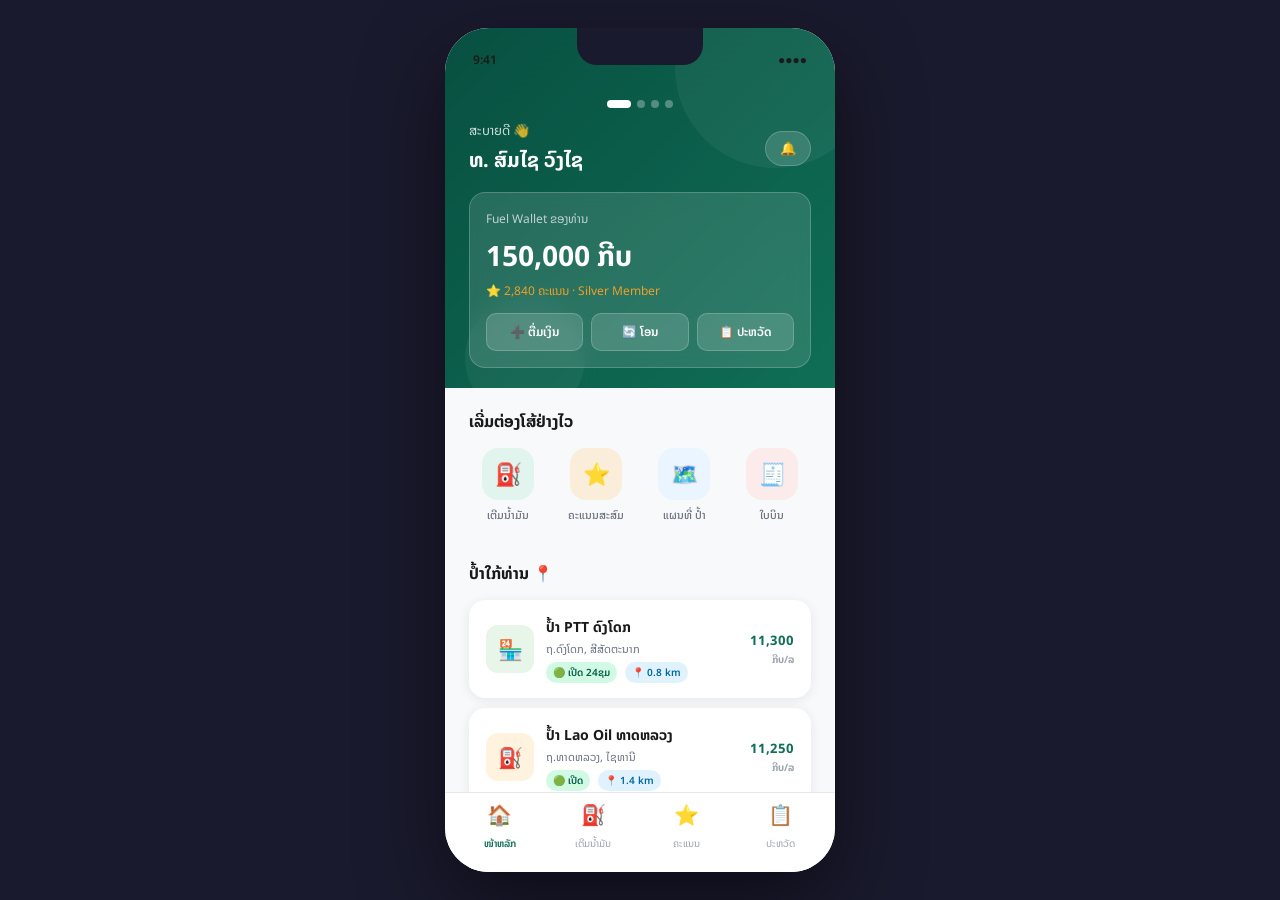
<file: index.html>
<!DOCTYPE html>
<html lang="lo">
<head>
<meta charset="UTF-8">
<meta name="viewport" content="width=device-width, initial-scale=1.0">
<title>Smart Fuel – Customer App</title>
<link href="https://fonts.googleapis.com/css2?family=Noto+Sans+Lao:wght@300;400;500;600;700&family=Space+Grotesk:wght@300;400;500;600;700&display=swap" rel="stylesheet">
<style>
  :root {
    --primary: #0F6E56;
    --primary-light: #1D9E75;
    --primary-pale: #E1F5EE;
    --primary-dark: #085041;
    --accent: #EF9F27;
    --accent-pale: #FAEEDA;
    --danger: #E24B4A;
    --danger-pale: #FCEBEB;
    --text: #1a1a1a;
    --text-muted: #6b7280;
    --text-light: #9ca3af;
    --bg: #f8f9fa;
    --bg-card: #ffffff;
    --border: #e5e7eb;
    --radius: 16px;
    --radius-sm: 10px;
    --shadow: 0 2px 12px rgba(0,0,0,0.08);
    --shadow-lg: 0 8px 32px rgba(0,0,0,0.12);
  }
  * { margin: 0; padding: 0; box-sizing: border-box; }
  body {
    font-family: 'Noto Sans Lao', 'Space Grotesk', sans-serif;
    background: #1a1a2e;
    display: flex; justify-content: center; align-items: center;
    min-height: 100vh; padding: 20px;
  }
  .phone-frame {
    width: 390px;
    height: 844px;
    background: var(--bg);
    border-radius: 44px;
    overflow: hidden;
    position: relative;
    box-shadow: 0 30px 80px rgba(0,0,0,0.5), inset 0 0 0 1px rgba(255,255,255,0.1);
  }
  .notch {
    position: absolute; top: 0; left: 50%; transform: translateX(-50%);
    width: 126px; height: 37px;
    background: #1a1a2e; border-radius: 0 0 20px 20px; z-index: 100;
  }
  .status-bar {
    position: absolute; top: 0; left: 0; right: 0;
    height: 50px; padding: 14px 28px 0;
    display: flex; justify-content: space-between; align-items: center;
    font-size: 12px; font-weight: 600; color: var(--text); z-index: 99;
    background: transparent;
  }
  .screen { display: none; height: 100%; overflow-y: auto; overflow-x: hidden; }
  .screen.active { display: flex; flex-direction: column; }
  .content { flex: 1; overflow-y: auto; padding-bottom: 80px; }
  .content::-webkit-scrollbar { display: none; }

  /* Header */
  .app-header {
    padding: 56px 24px 20px;
    background: linear-gradient(135deg, var(--primary-dark) 0%, var(--primary) 100%);
    position: relative; overflow: hidden;
  }
  .app-header::before {
    content: ''; position: absolute;
    width: 200px; height: 200px; border-radius: 50%;
    background: rgba(255,255,255,0.05); top: -60px; right: -40px;
  }
  .app-header::after {
    content: ''; position: absolute;
    width: 120px; height: 120px; border-radius: 50%;
    background: rgba(255,255,255,0.05); bottom: -30px; left: 20px;
  }
  .header-row { display: flex; justify-content: space-between; align-items: center; }
  .greeting { color: rgba(255,255,255,0.8); font-size: 13px; }
  .user-name { color: white; font-size: 20px; font-weight: 700; margin-top: 2px; }
  .wallet-badge {
    background: rgba(255,255,255,0.15); backdrop-filter: blur(10px);
    border: 1px solid rgba(255,255,255,0.2); border-radius: 24px;
    padding: 6px 14px; color: white; font-size: 13px; font-weight: 600;
  }
  .fuel-wallet-card {
    background: rgba(255,255,255,0.12); backdrop-filter: blur(10px);
    border: 1px solid rgba(255,255,255,0.2);
    border-radius: var(--radius); padding: 16px; margin-top: 16px; position: relative; z-index: 1;
  }
  .wallet-label { color: rgba(255,255,255,0.7); font-size: 12px; }
  .wallet-amount { color: white; font-size: 28px; font-weight: 700; margin: 4px 0 2px; }
  .wallet-points { color: var(--accent); font-size: 12px; }
  .wallet-actions { display: flex; gap: 8px; margin-top: 12px; }
  .wallet-btn {
    flex: 1; padding: 8px; background: rgba(255,255,255,0.15); border: 1px solid rgba(255,255,255,0.2);
    border-radius: 10px; color: white; font-size: 12px; font-weight: 600;
    cursor: pointer; text-align: center; font-family: inherit;
  }
  .wallet-btn:active { background: rgba(255,255,255,0.25); }

  /* Quick Actions */
  .section { padding: 20px 24px 0; }
  .section-title { font-size: 16px; font-weight: 700; color: var(--text); margin-bottom: 14px; }
  .quick-actions { display: grid; grid-template-columns: repeat(4,1fr); gap: 10px; }
  .qa-item { text-align: center; cursor: pointer; }
  .qa-icon {
    width: 52px; height: 52px; border-radius: 16px;
    display: flex; align-items: center; justify-content: center;
    margin: 0 auto 6px; font-size: 22px;
    transition: transform 0.15s;
  }
  .qa-item:active .qa-icon { transform: scale(0.92); }
  .qa-icon.green { background: var(--primary-pale); }
  .qa-icon.amber { background: var(--accent-pale); }
  .qa-icon.blue { background: #EBF5FF; }
  .qa-icon.red { background: var(--danger-pale); }
  .qa-label { font-size: 11px; color: var(--text-muted); font-weight: 500; }

  /* Nearby Stations */
  .station-card {
    background: var(--bg-card); border-radius: var(--radius); padding: 14px 16px;
    display: flex; align-items: center; gap: 12px; margin-bottom: 10px;
    box-shadow: var(--shadow); cursor: pointer; transition: transform 0.15s;
    border: 1.5px solid transparent;
  }
  .station-card:active { transform: scale(0.98); }
  .station-card.selected { border-color: var(--primary); background: var(--primary-pale); }
  .station-logo {
    width: 48px; height: 48px; border-radius: 12px;
    display: flex; align-items: center; justify-content: center;
    font-size: 20px; flex-shrink: 0;
  }
  .station-info { flex: 1; }
  .station-name { font-size: 14px; font-weight: 700; color: var(--text); }
  .station-addr { font-size: 11px; color: var(--text-muted); margin-top: 2px; }
  .station-meta { display: flex; gap: 8px; margin-top: 4px; }
  .station-tag {
    font-size: 10px; padding: 2px 7px; border-radius: 20px; font-weight: 600;
  }
  .tag-open { background: #d1fae5; color: #065f46; }
  .tag-dist { background: #e0f2fe; color: #0369a1; }
  .station-price { font-size: 13px; font-weight: 700; color: var(--primary); text-align: right; }
  .station-price span { font-size: 10px; color: var(--text-light); display: block; }

  /* Bottom Nav */
  .bottom-nav {
    position: absolute; bottom: 0; left: 0; right: 0;
    height: 80px; background: white;
    border-top: 1px solid var(--border);
    display: flex; align-items: center; justify-content: space-around;
    padding: 0 8px 16px;
  }
  .nav-item {
    flex: 1; display: flex; flex-direction: column; align-items: center;
    gap: 4px; cursor: pointer; padding: 8px 4px;
  }
  .nav-icon { font-size: 20px; }
  .nav-label { font-size: 10px; color: var(--text-light); }
  .nav-item.active .nav-icon { color: var(--primary); }
  .nav-item.active .nav-label { color: var(--primary); font-weight: 600; }

  /* Fuel Type Selector */
  .fuel-types { display: grid; grid-template-columns: 1fr 1fr; gap: 10px; }
  .fuel-type-card {
    background: var(--bg-card); border: 2px solid var(--border);
    border-radius: var(--radius-sm); padding: 14px; cursor: pointer;
    transition: all 0.2s; text-align: center;
  }
  .fuel-type-card.selected { border-color: var(--primary); background: var(--primary-pale); }
  .fuel-type-card:active { transform: scale(0.96); }
  .fuel-emoji { font-size: 28px; margin-bottom: 6px; }
  .fuel-name { font-size: 13px; font-weight: 700; color: var(--text); }
  .fuel-price { font-size: 12px; color: var(--text-muted); margin-top: 2px; }
  .fuel-grade { font-size: 10px; font-weight: 600; padding: 2px 8px; border-radius: 20px; margin: 4px auto 0; display: inline-block; }
  .grade-91 { background: #fef3c7; color: #92400e; }
  .grade-95 { background: #fee2e2; color: #991b1b; }
  .grade-diesel { background: #e0f2fe; color: #1e40af; }
  .grade-e20 { background: #d1fae5; color: #065f46; }

  /* Amount Selector */
  .amount-tabs { display: flex; gap: 6px; margin-bottom: 16px; }
  .amount-tab {
    flex: 1; padding: 8px; text-align: center; border-radius: 10px;
    border: 1.5px solid var(--border); cursor: pointer; font-size: 12px; font-weight: 600;
    color: var(--text-muted); background: var(--bg-card);
  }
  .amount-tab.active { border-color: var(--primary); background: var(--primary-pale); color: var(--primary); }
  .amount-input-wrap { position: relative; }
  .amount-input-wrap span {
    position: absolute; left: 16px; top: 50%; transform: translateY(-50%);
    font-size: 20px; font-weight: 700; color: var(--text-muted);
  }
  .amount-input {
    width: 100%; padding: 16px 16px 16px 40px; font-size: 24px; font-weight: 700;
    border: 2px solid var(--border); border-radius: var(--radius-sm);
    font-family: inherit; color: var(--text); background: var(--bg-card);
    outline: none;
  }
  .amount-input:focus { border-color: var(--primary); }
  .preset-amounts { display: grid; grid-template-columns: repeat(3,1fr); gap: 8px; margin-top: 12px; }
  .preset-btn {
    padding: 10px; text-align: center; border-radius: var(--radius-sm);
    border: 1.5px solid var(--border); cursor: pointer; font-size: 13px; font-weight: 600;
    color: var(--text); background: var(--bg-card); font-family: inherit;
  }
  .preset-btn:active { background: var(--primary-pale); border-color: var(--primary); color: var(--primary); }
  .calc-result {
    background: var(--primary-pale); border-radius: var(--radius-sm);
    padding: 12px 16px; margin-top: 12px; display: flex; justify-content: space-between; align-items: center;
  }
  .calc-label { font-size: 13px; color: var(--primary); }
  .calc-value { font-size: 18px; font-weight: 700; color: var(--primary); }

  /* Payment Screen */
  .payment-methods { display: flex; flex-direction: column; gap: 10px; }
  .pay-method {
    background: var(--bg-card); border: 2px solid var(--border);
    border-radius: var(--radius-sm); padding: 14px 16px;
    display: flex; align-items: center; gap: 12px; cursor: pointer;
    transition: all 0.2s;
  }
  .pay-method.selected { border-color: var(--primary); background: var(--primary-pale); }
  .pay-icon { font-size: 24px; }
  .pay-name { font-size: 14px; font-weight: 600; color: var(--text); }
  .pay-sub { font-size: 11px; color: var(--text-muted); margin-top: 1px; }
  .pay-badge { margin-left: auto; font-size: 10px; padding: 2px 8px; border-radius: 20px; font-weight: 600; }
  .badge-rec { background: var(--primary-pale); color: var(--primary); }

  /* Order Summary */
  .summary-row { display: flex; justify-content: space-between; padding: 8px 0; border-bottom: 1px solid var(--border); }
  .summary-row:last-child { border-bottom: none; }
  .summary-label { font-size: 13px; color: var(--text-muted); }
  .summary-value { font-size: 13px; font-weight: 600; color: var(--text); }
  .summary-total { font-size: 16px !important; color: var(--primary) !important; }

  /* QR Screen */
  .qr-container {
    background: var(--bg-card); border-radius: var(--radius);
    padding: 24px; margin: 16px 24px; text-align: center;
    box-shadow: var(--shadow-lg);
  }
  .qr-code {
    width: 180px; height: 180px; margin: 0 auto 16px;
    border: 3px solid var(--primary-dark); border-radius: 12px;
    display: flex; align-items: center; justify-content: center;
    background: white; overflow: hidden;
  }
  .qr-code svg { width: 100%; height: 100%; }
  .bill-number {
    font-size: 40px; font-weight: 900; color: var(--primary);
    letter-spacing: 10px; margin: 12px 0 4px;
    font-variant-numeric: tabular-nums;
  }
  .bill-label { font-size: 12px; color: var(--text-muted); }
  .bill-detail { font-size: 13px; color: var(--text); margin-top: 8px; }
  .status-badge-success {
    display: inline-flex; align-items: center; gap: 6px;
    background: #d1fae5; color: #065f46;
    padding: 6px 16px; border-radius: 20px; font-size: 13px; font-weight: 600; margin-top: 12px;
  }
  .timer-badge {
    background: var(--accent-pale); color: #92400e;
    padding: 8px 16px; border-radius: 10px; font-size: 12px; margin-top: 8px;
    display: flex; align-items: center; gap: 6px; justify-content: center;
  }

  /* Big Button */
  .big-btn {
    width: calc(100% - 48px); margin: 0 24px; padding: 16px;
    background: linear-gradient(135deg, var(--primary-light), var(--primary-dark));
    color: white; border: none; border-radius: var(--radius-sm);
    font-size: 16px; font-weight: 700; font-family: inherit;
    cursor: pointer; transition: transform 0.15s; box-shadow: 0 4px 16px rgba(15,110,86,0.4);
  }
  .big-btn:active { transform: scale(0.97); }
  .big-btn.disabled { opacity: 0.4; cursor: not-allowed; }
  .big-btn.secondary {
    background: white; color: var(--primary);
    border: 2px solid var(--primary); box-shadow: none;
  }

  /* Progress Steps */
  .progress-bar {
    display: flex; justify-content: center; gap: 6px;
    padding: 16px 0 0; position: relative; z-index: 1;
  }
  .step-dot {
    width: 8px; height: 8px; border-radius: 50%;
    background: rgba(255,255,255,0.3); transition: all 0.3s;
  }
  .step-dot.active { background: white; width: 24px; border-radius: 4px; }
  .step-dot.done { background: rgba(255,255,255,0.7); }

  /* Back btn */
  .back-btn {
    position: absolute; top: 56px; left: 20px; z-index: 10;
    width: 36px; height: 36px; border-radius: 50%;
    background: rgba(255,255,255,0.2); border: none;
    display: flex; align-items: center; justify-content: center;
    cursor: pointer; font-size: 18px; color: white;
  }
  .back-btn-dark {
    position: absolute; top: 56px; left: 20px; z-index: 10;
    width: 36px; height: 36px; border-radius: 50%;
    background: var(--bg); border: 1px solid var(--border);
    display: flex; align-items: center; justify-content: center;
    cursor: pointer; font-size: 18px; color: var(--text);
  }

  /* Notification Toast */
  .toast {
    position: absolute; top: 60px; left: 16px; right: 16px; z-index: 200;
    background: var(--primary-dark); color: white; border-radius: 12px; padding: 12px 16px;
    display: flex; align-items: center; gap: 10px; font-size: 13px;
    transform: translateY(-100px); opacity: 0; transition: all 0.4s;
    box-shadow: var(--shadow-lg);
  }
  .toast.show { transform: translateY(0); opacity: 1; }
  .toast-icon { font-size: 20px; }

  /* Loyalty */
  .loyalty-card {
    background: linear-gradient(135deg, #1a1a2e, #16213e, #0F6E56);
    border-radius: var(--radius); padding: 20px; margin: 16px 24px;
    color: white; position: relative; overflow: hidden;
  }
  .loyalty-card::before {
    content: ''; position: absolute; width: 150px; height: 150px; border-radius: 50%;
    background: rgba(255,255,255,0.05); top: -50px; right: -30px;
  }
  .loyalty-tier { font-size: 11px; color: var(--accent); font-weight: 600; letter-spacing: 1px; }
  .loyalty-points { font-size: 36px; font-weight: 900; margin: 4px 0; }
  .loyalty-sub { font-size: 12px; color: rgba(255,255,255,0.6); }
  .loyalty-bar-wrap { margin-top: 14px; }
  .loyalty-bar-bg { background: rgba(255,255,255,0.15); border-radius: 4px; height: 6px; }
  .loyalty-bar-fill { background: var(--accent); border-radius: 4px; height: 6px; transition: width 0.8s; }
  .loyalty-next { display: flex; justify-content: space-between; margin-top: 4px; font-size: 10px; color: rgba(255,255,255,0.6); }

  /* History */
  .history-item {
    background: var(--bg-card); border-radius: var(--radius-sm); padding: 12px 14px;
    display: flex; align-items: center; gap: 12px; margin-bottom: 8px;
    box-shadow: var(--shadow);
  }
  .history-icon { font-size: 24px; width: 44px; height: 44px; border-radius: 12px; background: var(--primary-pale); display: flex; align-items: center; justify-content: center; }
  .history-name { font-size: 13px; font-weight: 600; color: var(--text); }
  .history-date { font-size: 11px; color: var(--text-muted); margin-top: 2px; }
  .history-amount { margin-left: auto; text-align: right; }
  .history-kip { font-size: 14px; font-weight: 700; color: var(--text); }
  .history-pts { font-size: 11px; color: var(--primary); margin-top: 2px; }
</style>
</head>
<body>

<div class="phone-frame">
  <div class="notch"></div>

  <div class="toast" id="toast">
    <span class="toast-icon">✅</span>
    <span id="toast-msg">ການດຳເນີນການສຳເລັດແລ້ວ!</span>
  </div>

  <!-- Screen 1: Home -->
  <div class="screen active" id="screen-home">
    <div class="app-header">
      <div class="status-bar">
        <span>9:41</span><span>●●●●</span>
      </div>
      <div class="progress-bar">
        <div class="step-dot active"></div>
        <div class="step-dot"></div>
        <div class="step-dot"></div>
        <div class="step-dot"></div>
      </div>
      <div class="header-row" style="margin-top:12px">
        <div>
          <div class="greeting">ສະບາຍດີ 👋</div>
          <div class="user-name">ທ. ສົມໄຊ ວົງໄຊ</div>
        </div>
        <div class="wallet-badge">🔔</div>
      </div>
      <div class="fuel-wallet-card">
        <div class="wallet-label">Fuel Wallet ຂອງທ່ານ</div>
        <div class="wallet-amount">150,000 ກີບ</div>
        <div class="wallet-points">⭐ 2,840 ຄະແນນ · Silver Member</div>
        <div class="wallet-actions">
          <button class="wallet-btn" onclick="showToast('ກຳລັງດຳເນີນການຕື່ມເງິນ...')">➕ ຕື່ມເງິນ</button>
          <button class="wallet-btn" onclick="showToast('ກຳລັງໂອນຄະແນນ...')">🔄 ໂອນ</button>
          <button class="wallet-btn" onclick="goScreen('screen-history')">📋 ປະຫວັດ</button>
        </div>
      </div>
    </div>

    <div class="content">
      <div class="section">
        <div class="section-title">ເລີ່ມຕ່ອງໂສ້ຢ່າງໄວ</div>
        <div class="quick-actions">
          <div class="qa-item" onclick="goScreen('screen-station')">
            <div class="qa-icon green">⛽</div>
            <div class="qa-label">ເຕີມນໍ້າມັນ</div>
          </div>
          <div class="qa-item" onclick="goScreen('screen-loyalty')">
            <div class="qa-icon amber">⭐</div>
            <div class="qa-label">ຄະແນນສະສົມ</div>
          </div>
          <div class="qa-item" onclick="showToast('ກຳລັງເປີດແຜນທີ່...')">
            <div class="qa-icon blue">🗺️</div>
            <div class="qa-label">ແຜນທີ່ ປ້ຳ</div>
          </div>
          <div class="qa-item" onclick="goScreen('screen-history')">
            <div class="qa-icon red">🧾</div>
            <div class="qa-label">ໃບບິນ</div>
          </div>
        </div>
      </div>

      <div class="section" style="margin-top:16px">
        <div class="section-title">ປ້ຳໃກ້ທ່ານ 📍</div>
        <div class="station-card" onclick="goScreen('screen-station')">
          <div class="station-logo" style="background:#e8f5e9">🏪</div>
          <div class="station-info">
            <div class="station-name">ປ້ຳ PTT ດົງໂດກ</div>
            <div class="station-addr">ຖ.ດົງໂດກ, ສີສັດຕະນາກ</div>
            <div class="station-meta">
              <span class="station-tag tag-open">🟢 ເປີດ 24ຊມ</span>
              <span class="station-tag tag-dist">📍 0.8 km</span>
            </div>
          </div>
          <div class="station-price">11,300<span>ກີບ/ລ</span></div>
        </div>
        <div class="station-card" onclick="goScreen('screen-station')">
          <div class="station-logo" style="background:#fff3e0">⛽</div>
          <div class="station-info">
            <div class="station-name">ປ້ຳ Lao Oil ທາດຫລວງ</div>
            <div class="station-addr">ຖ.ທາດຫລວງ, ໄຊທານີ</div>
            <div class="station-meta">
              <span class="station-tag tag-open">🟢 ເປີດ</span>
              <span class="station-tag tag-dist">📍 1.4 km</span>
            </div>
          </div>
          <div class="station-price">11,250<span>ກີບ/ລ</span></div>
        </div>
        <div class="station-card">
          <div class="station-logo" style="background:#fce4ec">🔴</div>
          <div class="station-info">
            <div class="station-name">ປ້ຳ Champa Oil ດອນຄ້ອຍ</div>
            <div class="station-addr">ຖ.ດອນຄ້ອຍ, ໄຊເສດຖາ</div>
            <div class="station-meta">
              <span class="station-tag" style="background:#fee2e2;color:#991b1b">🔴 ຫຍຸ້ງ</span>
              <span class="station-tag tag-dist">📍 2.1 km</span>
            </div>
          </div>
          <div class="station-price">11,200<span>ກີບ/ລ</span></div>
        </div>
      </div>
    </div>
    <div class="bottom-nav">
      <div class="nav-item active" onclick="goScreen('screen-home')"><div class="nav-icon">🏠</div><div class="nav-label">ໜ້າຫລັກ</div></div>
      <div class="nav-item" onclick="goScreen('screen-station')"><div class="nav-icon">⛽</div><div class="nav-label">ເຕີມນໍ້າມັນ</div></div>
      <div class="nav-item" onclick="goScreen('screen-loyalty')"><div class="nav-icon">⭐</div><div class="nav-label">ຄະແນນ</div></div>
      <div class="nav-item" onclick="goScreen('screen-history')"><div class="nav-icon">📋</div><div class="nav-label">ປະຫວັດ</div></div>
    </div>
  </div>

  <!-- Screen 2: Select Station & Fuel -->
  <div class="screen" id="screen-station">
    <div class="app-header" style="padding-bottom:24px">
      <div class="status-bar"><span>9:41</span><span>●●●●</span></div>
      <button class="back-btn" onclick="goScreen('screen-home')">←</button>
      <div class="progress-bar">
        <div class="step-dot done"></div>
        <div class="step-dot active"></div>
        <div class="step-dot"></div>
        <div class="step-dot"></div>
      </div>
      <div style="margin-top:12px;position:relative;z-index:1">
        <div style="color:rgba(255,255,255,0.7);font-size:12px">ຂັ້ນຕອນ 1/3</div>
        <div style="color:white;font-size:20px;font-weight:700;margin-top:2px">ເລືອກປະເພດນໍ້າມັນ</div>
        <div style="color:rgba(255,255,255,0.8);font-size:12px;margin-top:2px">📍 PTT ດົງໂດກ · 0.8 km</div>
      </div>
    </div>
    <div class="content">
      <div class="section" style="margin-top:16px">
        <div class="section-title">ເລືອກປະເພດນໍ້າມັນ</div>
        <div class="fuel-types">
          <div class="fuel-type-card selected" id="fuel-91" onclick="selectFuel('91')">
            <div class="fuel-emoji">🟡</div>
            <div class="fuel-name">ເບນຊິນ 91</div>
            <div class="fuel-price">11,300 ກີບ/ລ</div>
            <span class="fuel-grade grade-91">RON 91</span>
          </div>
          <div class="fuel-type-card" id="fuel-95" onclick="selectFuel('95')">
            <div class="fuel-emoji">🔴</div>
            <div class="fuel-name">ເບນຊິນ 95</div>
            <div class="fuel-price">12,100 ກີບ/ລ</div>
            <span class="fuel-grade grade-95">RON 95</span>
          </div>
          <div class="fuel-type-card" id="fuel-diesel" onclick="selectFuel('diesel')">
            <div class="fuel-emoji">⚫</div>
            <div class="fuel-name">ດີເຊລ</div>
            <div class="fuel-price">10,800 ກີບ/ລ</div>
            <span class="fuel-grade grade-diesel">Diesel B5</span>
          </div>
          <div class="fuel-type-card" id="fuel-e20" onclick="selectFuel('e20')">
            <div class="fuel-emoji">🟢</div>
            <div class="fuel-name">E20</div>
            <div class="fuel-price">10,500 ກີບ/ລ</div>
            <span class="fuel-grade grade-e20">E20 ອີໂຄ</span>
          </div>
        </div>
      </div>

      <div class="section" style="margin-top:20px">
        <div class="section-title">ລະບຸຈຳນວນ</div>
        <div class="amount-tabs">
          <div class="amount-tab active" id="tab-money" onclick="switchTab('money')">ຈ່າຍເງິນ (ກີບ)</div>
          <div class="amount-tab" id="tab-liter" onclick="switchTab('liter')">ຈຳນວນລິດ</div>
          <div class="amount-tab" id="tab-full" onclick="switchTab('full')">ເຕີມເຕັມ</div>
        </div>
        <div class="amount-input-wrap">
          <span id="amount-unit">₭</span>
          <input class="amount-input" type="number" id="amount-val" value="50000" oninput="calcResult()">
        </div>
        <div class="preset-amounts">
          <button class="preset-btn" onclick="setAmount(20000)">20,000₭</button>
          <button class="preset-btn" onclick="setAmount(50000)">50,000₭</button>
          <button class="preset-btn" onclick="setAmount(100000)">100,000₭</button>
          <button class="preset-btn" onclick="setAmount(200000)">200,000₭</button>
          <button class="preset-btn" onclick="setAmount(500000)">500,000₭</button>
          <button class="preset-btn" onclick="setAmount(1000000)">1,000,000₭</button>
        </div>
        <div class="calc-result">
          <div class="calc-label" id="calc-label">ທ່ານຈະໄດ້ຮັບ</div>
          <div class="calc-value" id="calc-val">≈ 4.42 ລິດ</div>
        </div>
      </div>
    </div>
    <button class="big-btn" onclick="goScreen('screen-payment')" style="position:absolute;bottom:16px">ໄປຈ່າຍເງິນ →</button>
  </div>

  <!-- Screen 3: Payment -->
  <div class="screen" id="screen-payment">
    <div class="app-header" style="padding-bottom:24px">
      <div class="status-bar"><span>9:41</span><span>●●●●</span></div>
      <button class="back-btn" onclick="goScreen('screen-station')">←</button>
      <div class="progress-bar">
        <div class="step-dot done"></div>
        <div class="step-dot done"></div>
        <div class="step-dot active"></div>
        <div class="step-dot"></div>
      </div>
      <div style="margin-top:12px;position:relative;z-index:1">
        <div style="color:rgba(255,255,255,0.7);font-size:12px">ຂັ້ນຕອນ 2/3</div>
        <div style="color:white;font-size:20px;font-weight:700;margin-top:2px">ຈ່າຍເງິນ</div>
      </div>
    </div>
    <div class="content" style="padding:0 24px">
      <div style="background:var(--bg-card);border-radius:var(--radius);padding:16px;margin:16px 0;box-shadow:var(--shadow)">
        <div class="section-title" style="margin-bottom:12px">ສະຫຼຸບການສັ່ງ</div>
        <div class="summary-row"><span class="summary-label">ປ້ຳນໍ້າມັນ</span><span class="summary-value">PTT ດົງໂດກ</span></div>
        <div class="summary-row"><span class="summary-label">ປະເພດ</span><span class="summary-value">ເບນຊິນ 91</span></div>
        <div class="summary-row"><span class="summary-label">ລາຄາ/ລ</span><span class="summary-value">11,300 ກີບ</span></div>
        <div class="summary-row"><span class="summary-label">ຈຳນວນ</span><span class="summary-value">≈ 4.42 ລ</span></div>
        <div class="summary-row"><span class="summary-label summary-total">ຍອດຊຳລະ</span><span class="summary-value summary-total">50,000 ກີບ</span></div>
      </div>

      <div class="section-title" style="margin-bottom:12px">ຊ່ອງທາງຈ່າຍເງິນ</div>
      <div class="payment-methods">
        <div class="pay-method selected" id="pay-wallet" onclick="selectPay('wallet')">
          <div class="pay-icon">💳</div>
          <div><div class="pay-name">Fuel Wallet</div><div class="pay-sub">ຍອດຄົງເຫຼືອ: 150,000 ກີບ</div></div>
          <span class="pay-badge badge-rec">ແນະນຳ</span>
        </div>
        <div class="pay-method" id="pay-onepay" onclick="selectPay('onepay')">
          <div class="pay-icon">📱</div>
          <div><div class="pay-name">One Pay</div><div class="pay-sub">ໂອນຜ່ານ App</div></div>
        </div>
        <div class="pay-method" id="pay-card" onclick="selectPay('card')">
          <div class="pay-icon">💰</div>
          <div><div class="pay-name">ບັດເຄຣດິດ/ເດບິດ</div><div class="pay-sub">Visa, Mastercard, BCEL</div></div>
        </div>
      </div>

      <div style="background:var(--accent-pale);border-radius:10px;padding:10px 14px;margin-top:14px;font-size:12px;color:#92400e;display:flex;align-items:center;gap:8px">
        <span>⭐</span> ທ່ານຈະໄດ້ຮັບ <strong>+50 ຄະແນນ</strong> ຈາກການເຕີມນໍ້າມັນຄັ້ງນີ້!
      </div>
    </div>
    <button class="big-btn" onclick="processPayment()" style="position:absolute;bottom:16px" id="pay-btn">🔒 ຢືນຢັນຈ່າຍ 50,000 ກີບ</button>
  </div>

  <!-- Screen 4: QR Code / Bill -->
  <div class="screen" id="screen-qr">
    <div style="background:linear-gradient(135deg,var(--primary-dark),var(--primary));padding:56px 24px 24px;position:relative">
      <div class="status-bar" style="position:absolute;top:0"><span>9:41</span><span>●●●●</span></div>
      <div class="progress-bar" style="padding-top:0;margin-bottom:12px">
        <div class="step-dot done"></div>
        <div class="step-dot done"></div>
        <div class="step-dot done"></div>
        <div class="step-dot active"></div>
      </div>
      <div style="color:rgba(255,255,255,0.8);font-size:12px">ສຳເລັດ · ຂັ້ນຕອນ 3/3</div>
      <div style="color:white;font-size:20px;font-weight:700;margin-top:2px">ໃບບິນ & QR Code</div>
    </div>

    <div class="content" style="padding-top:8px">
      <div class="qr-container">
        <div style="font-size:12px;color:var(--text-muted);margin-bottom:12px">ສະແກນ QR ນີ້ທີ່ປ້ຳ ຫຼື ໃຊ້ເລກ 4 ໂຕ</div>
        <div class="qr-code">
          <svg viewBox="0 0 100 100" xmlns="http://www.w3.org/2000/svg">
            <rect width="100" height="100" fill="white"/>
            <!-- QR pattern simulation -->
            <rect x="5" y="5" width="35" height="35" fill="none" stroke="#0F6E56" stroke-width="4"/>
            <rect x="13" y="13" width="19" height="19" fill="#0F6E56"/>
            <rect x="60" y="5" width="35" height="35" fill="none" stroke="#0F6E56" stroke-width="4"/>
            <rect x="68" y="13" width="19" height="19" fill="#0F6E56"/>
            <rect x="5" y="60" width="35" height="35" fill="none" stroke="#0F6E56" stroke-width="4"/>
            <rect x="13" y="68" width="19" height="19" fill="#0F6E56"/>
            <rect x="45" y="5" width="5" height="5" fill="#0F6E56"/>
            <rect x="55" y="5" width="5" height="5" fill="#0F6E56"/>
            <rect x="45" y="15" width="5" height="5" fill="#0F6E56"/>
            <rect x="45" y="25" width="10" height="5" fill="#0F6E56"/>
            <rect x="60" y="45" width="5" height="5" fill="#0F6E56"/>
            <rect x="70" y="45" width="5" height="5" fill="#0F6E56"/>
            <rect x="80" y="45" width="5" height="5" fill="#0F6E56"/>
            <rect x="60" y="55" width="10" height="5" fill="#0F6E56"/>
            <rect x="75" y="55" width="5" height="5" fill="#0F6E56"/>
            <rect x="60" y="65" width="5" height="5" fill="#0F6E56"/>
            <rect x="70" y="65" width="10" height="5" fill="#0F6E56"/>
            <rect x="60" y="75" width="5" height="5" fill="#0F6E56"/>
            <rect x="75" y="75" width="5" height="5" fill="#0F6E56"/>
            <rect x="60" y="85" width="20" height="5" fill="#0F6E56"/>
            <rect x="45" y="45" width="5" height="30" fill="#0F6E56"/>
            <rect x="5" y="45" width="30" height="5" fill="#0F6E56"/>
            <rect x="5" y="55" width="5" height="5" fill="#0F6E56"/>
            <rect x="15" y="55" width="5" height="5" fill="#0F6E56"/>
            <rect x="25" y="55" width="10" height="5" fill="#0F6E56"/>
            <rect x="5" y="65" width="10" height="5" fill="#0F6E56"/>
            <rect x="20" y="65" width="5" height="5" fill="#0F6E56"/>
            <rect x="30" y="65" width="5" height="5" fill="#0F6E56"/>
            <rect x="5" y="75" width="5" height="5" fill="#0F6E56"/>
            <rect x="15" y="75" width="15" height="5" fill="#0F6E56"/>
            <rect x="35" y="75" width="5" height="5" fill="#0F6E56"/>
            <rect x="5" y="85" width="30" height="5" fill="#0F6E56"/>
          </svg>
        </div>

        <div class="bill-label">ລະຫັດບິນ 4 ໂຕ</div>
        <div class="bill-number" id="bill-num">7 4 2 9</div>
        <div class="status-badge-success">✅ ຊຳລະເງິນສຳເລັດ</div>

        <div style="border-top:1px dashed var(--border);margin:16px 0"></div>

        <div style="text-align:left;font-size:13px">
          <div class="summary-row"><span class="summary-label">ປ້ຳ</span><span class="summary-value">PTT ດົງໂດກ</span></div>
          <div class="summary-row"><span class="summary-label">ນໍ້າມັນ</span><span class="summary-value">ເບນຊິນ 91 · ≈4.42 ລ</span></div>
          <div class="summary-row"><span class="summary-label">ຍອດຈ່າຍ</span><span class="summary-value summary-total">50,000 ກີບ</span></div>
          <div class="summary-row"><span class="summary-label">ຊ່ອງທາງ</span><span class="summary-value">Fuel Wallet</span></div>
          <div class="summary-row"><span class="summary-label">ຄະແນນໄດ້ຮັບ</span><span class="summary-value" style="color:var(--accent)">+50 ⭐ ຄະແນນ</span></div>
        </div>

        <div class="timer-badge">
          ⏰ QR Code ໝົດອາຍຸໃນ: <span id="countdown" style="font-weight:700">29:45</span>
        </div>
      </div>

      <div style="padding:0 24px;display:flex;flex-direction:column;gap:8px">
        <button class="big-btn" onclick="showToast('ສ່ວນBluetooth/SMS ສ່ງໃຫ້ພະນັກງານແລ້ວ!')">📤 ສ່ງໃຫ້ພະນັກງານ</button>
        <button class="big-btn secondary" onclick="goScreen('screen-home')">🏠 ກັບຄືນໜ້າຫລັກ</button>
      </div>
    </div>
  </div>

  <!-- Screen: Loyalty -->
  <div class="screen" id="screen-loyalty">
    <div class="app-header" style="padding-bottom:24px">
      <div class="status-bar"><span>9:41</span><span>●●●●</span></div>
      <button class="back-btn" onclick="goScreen('screen-home')">←</button>
      <div style="margin-top:48px;position:relative;z-index:1">
        <div style="color:white;font-size:22px;font-weight:700">Loyalty & Cashback ⭐</div>
      </div>
    </div>
    <div class="content" style="padding-top:8px">
      <div class="loyalty-card">
        <div class="loyalty-tier">🥈 SILVER MEMBER</div>
        <div class="loyalty-points">2,840 ຄະແນນ</div>
        <div class="loyalty-sub">ສະສົມຄະແນນທຸກຄັ້ງທີ່ເຕີມນໍ້າມັນ</div>
        <div class="loyalty-bar-wrap">
          <div style="display:flex;justify-content:space-between;font-size:10px;color:rgba(255,255,255,0.6);margin-bottom:4px">
            <span>Silver (2,840)</span><span>Gold (5,000)</span>
          </div>
          <div class="loyalty-bar-bg">
            <div class="loyalty-bar-fill" style="width:57%"></div>
          </div>
          <div class="loyalty-next">
            <span>ຕ້ອງການ 2,160 ຄະແນນ ຈຶ່ງຈະເລື່ອນລະດັບ Gold</span>
          </div>
        </div>
      </div>

      <div class="section">
        <div class="section-title">ສິດທິປະໂຫຍດ Silver</div>
        <div style="display:grid;grid-template-columns:1fr 1fr;gap:10px">
          <div style="background:var(--bg-card);border-radius:10px;padding:14px;text-align:center;box-shadow:var(--shadow)">
            <div style="font-size:24px">💰</div>
            <div style="font-size:14px;font-weight:700;margin-top:4px">5% Cashback</div>
            <div style="font-size:11px;color:var(--text-muted)">ທຸກການເຕີມ</div>
          </div>
          <div style="background:var(--bg-card);border-radius:10px;padding:14px;text-align:center;box-shadow:var(--shadow)">
            <div style="font-size:24px">🎯</div>
            <div style="font-size:14px;font-weight:700;margin-top:4px">2x ຄະແນນ</div>
            <div style="font-size:11px;color:var(--text-muted)">ວັນພຸດ-ວັນສຸກ</div>
          </div>
          <div style="background:var(--bg-card);border-radius:10px;padding:14px;text-align:center;box-shadow:var(--shadow)">
            <div style="font-size:24px">🛍️</div>
            <div style="font-size:14px;font-weight:700;margin-top:4px">ແລກລາງວັນ</div>
            <div style="font-size:11px;color:var(--text-muted)">1,000 ຄະແນນ = 10,000₭</div>
          </div>
          <div style="background:var(--bg-card);border-radius:10px;padding:14px;text-align:center;box-shadow:var(--shadow)">
            <div style="font-size:24px">📢</div>
            <div style="font-size:14px;font-weight:700;margin-top:4px">ໂປຣໂມຊັ່ນ</div>
            <div style="font-size:11px;color:var(--text-muted)">ສ່ວນລົດພິເສດ</div>
          </div>
        </div>
        <button class="big-btn" style="position:static;width:100%;margin:16px 0 0" onclick="showToast('ກຳລັງໄປໜ້າແລກຄະແນນ...')">🎁 ແລກຄະແນນ</button>
      </div>
    </div>
  </div>

  <!-- Screen: History -->
  <div class="screen" id="screen-history">
    <div class="app-header" style="padding-bottom:24px">
      <div class="status-bar"><span>9:41</span><span>●●●●</span></div>
      <button class="back-btn" onclick="goScreen('screen-home')">←</button>
      <div style="margin-top:48px;position:relative;z-index:1">
        <div style="color:white;font-size:22px;font-weight:700">ປະຫວັດການເຕີມ 🧾</div>
      </div>
    </div>
    <div class="content" style="padding:16px 24px 0">
      <div class="history-item">
        <div class="history-icon">⛽</div>
        <div>
          <div class="history-name">PTT ດົງໂດກ · 91</div>
          <div class="history-date">28 ພ.ພ. 2025 · 14:32</div>
        </div>
        <div class="history-amount">
          <div class="history-kip">50,000₭</div>
          <div class="history-pts">+50 ⭐</div>
        </div>
      </div>
      <div class="history-item">
        <div class="history-icon">⛽</div>
        <div>
          <div class="history-name">Lao Oil ທາດຫລວງ · 95</div>
          <div class="history-date">24 ພ.ພ. 2025 · 08:15</div>
        </div>
        <div class="history-amount">
          <div class="history-kip">100,000₭</div>
          <div class="history-pts">+100 ⭐</div>
        </div>
      </div>
      <div class="history-item">
        <div class="history-icon">⛽</div>
        <div>
          <div class="history-name">PTT ດົງໂດກ · Diesel</div>
          <div class="history-date">20 ພ.ພ. 2025 · 17:44</div>
        </div>
        <div class="history-amount">
          <div class="history-kip">200,000₭</div>
          <div class="history-pts">+200 ⭐</div>
        </div>
      </div>
      <div class="history-item">
        <div class="history-icon">⛽</div>
        <div>
          <div class="history-name">Champa Oil ດອນຄ້ອຍ · 91</div>
          <div class="history-date">15 ພ.ພ. 2025 · 11:09</div>
        </div>
        <div class="history-amount">
          <div class="history-kip">75,000₭</div>
          <div class="history-pts">+75 ⭐</div>
        </div>
      </div>
      <div style="text-align:center;padding:20px 0;color:var(--text-muted);font-size:13px">
        ທ່ານໄດ້ເຕີມ <strong>425,000 ກີບ</strong> ໃນເດືອນນີ້ 🎉
      </div>
    </div>
  </div>

</div>

<script>
function goScreen(id) {
  document.querySelectorAll('.screen').forEach(s => s.classList.remove('active'));
  document.getElementById(id).classList.add('active');
  document.querySelectorAll('.screen').forEach(s => { s.scrollTop = 0; });
}

function showToast(msg) {
  const t = document.getElementById('toast');
  document.getElementById('toast-msg').textContent = msg;
  t.classList.add('show');
  setTimeout(() => t.classList.remove('show'), 2800);
}

let selectedFuel = '91';
const fuelPrices = { '91': 11300, '95': 12100, 'diesel': 10800, 'e20': 10500 };

function selectFuel(type) {
  selectedFuel = type;
  document.querySelectorAll('.fuel-type-card').forEach(c => c.classList.remove('selected'));
  document.getElementById('fuel-' + type).classList.add('selected');
  calcResult();
}

let currentTab = 'money';
function switchTab(tab) {
  currentTab = tab;
  document.querySelectorAll('.amount-tab').forEach(t => t.classList.remove('active'));
  document.getElementById('tab-' + tab).classList.add('active');
  const input = document.getElementById('amount-val');
  const unit = document.getElementById('amount-unit');
  if (tab === 'money') { unit.textContent = '₭'; input.value = 50000; }
  else if (tab === 'liter') { unit.textContent = 'ລ'; input.value = 10; }
  else { unit.textContent = ''; input.value = 0; input.placeholder = 'ເຕີມເຕັມ'; }
  calcResult();
}

function setAmount(v) {
  document.getElementById('amount-val').value = v;
  calcResult();
}

function calcResult() {
  const v = parseFloat(document.getElementById('amount-val').value) || 0;
  const price = fuelPrices[selectedFuel];
  const label = document.getElementById('calc-label');
  const val = document.getElementById('calc-val');
  if (currentTab === 'money') {
    label.textContent = 'ທ່ານຈະໄດ້ຮັບ';
    val.textContent = '≈ ' + (v / price).toFixed(2) + ' ລິດ';
  } else if (currentTab === 'liter') {
    label.textContent = 'ຈ່າຍທັງໝົດ';
    val.textContent = '≈ ' + (v * price).toLocaleString() + ' ກີບ';
  } else {
    label.textContent = 'ຄາດການ (ຖັງ 40 ລ)';
    val.textContent = '≈ ' + (40 * price).toLocaleString() + ' ກີບ';
  }
}

function selectPay(type) {
  document.querySelectorAll('.pay-method').forEach(p => p.classList.remove('selected'));
  document.getElementById('pay-' + type).classList.add('selected');
}

function processPayment() {
  const btn = document.getElementById('pay-btn');
  btn.textContent = '⏳ ກຳລັງດຳເນີນການ...';
  btn.classList.add('disabled');
  setTimeout(() => {
    goScreen('screen-qr');
    startCountdown();
    btn.textContent = '🔒 ຢືນຢັນຈ່າຍ 50,000 ກີບ';
    btn.classList.remove('disabled');
  }, 1500);
}

let timerInterval;
function startCountdown() {
  clearInterval(timerInterval);
  let secs = 30 * 60 - 15;
  timerInterval = setInterval(() => {
    secs--;
    if (secs < 0) { clearInterval(timerInterval); return; }
    const m = Math.floor(secs / 60), s = secs % 60;
    document.getElementById('countdown').textContent = m + ':' + String(s).padStart(2, '0');
  }, 1000);
}

calcResult();
</script>
</body>
</html>
</file>
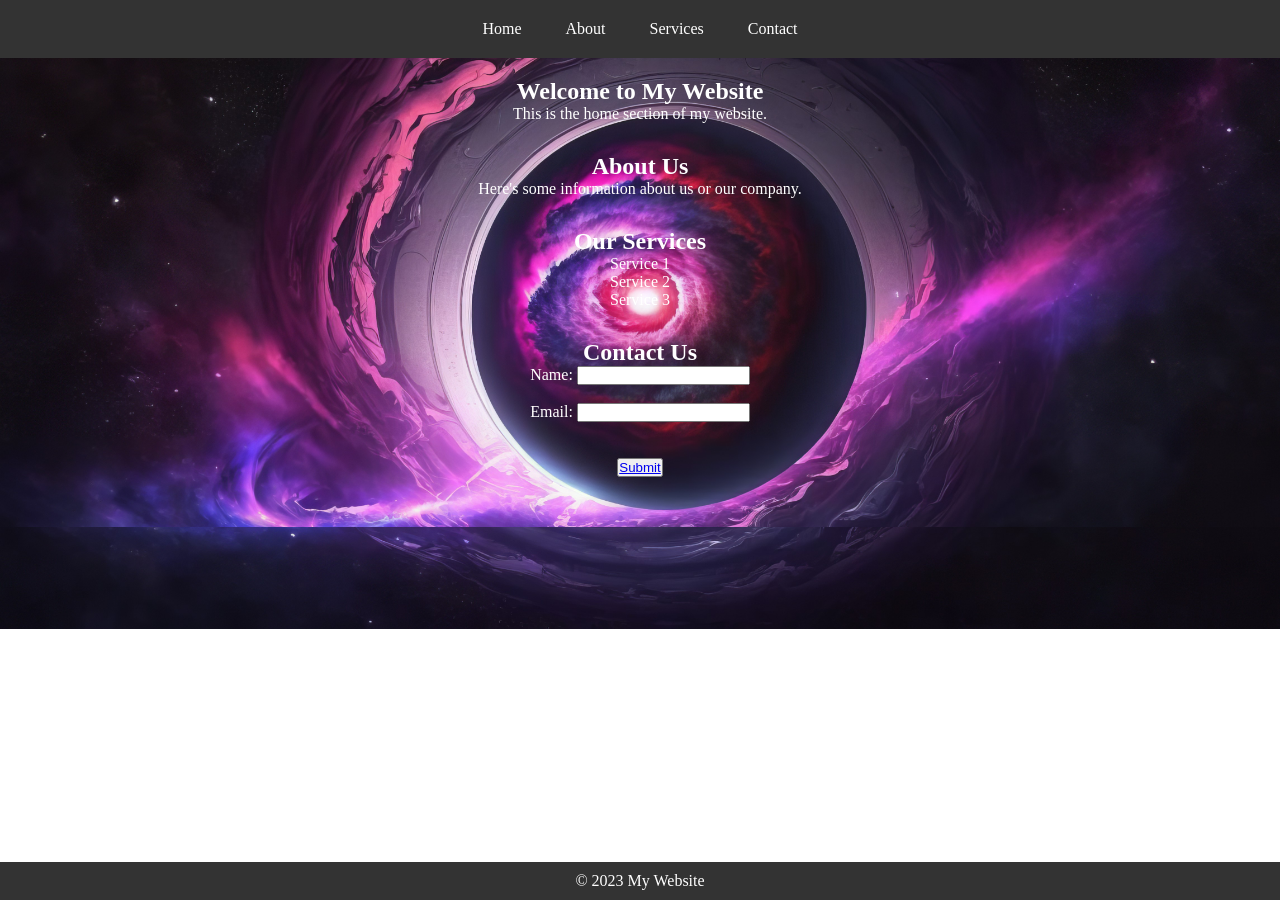
<file: New folder (2)/src/index.html>
<!DOCTYPE html>
<html lang="en">
<head>
    <meta charset="UTF-8">
    <title>My Website</title>
    <link rel="stylesheet" href="index.css">
</head>
<body>
    <header>
        <nav>
            <ul>
                <li><a href="#home">Home</a></li>
                <li><a href="#about">About</a></li>
                <li><a href="#services">Services</a></li>
                <li><a href="#contact">Contact</a></li>
            </ul>
        </nav>
    </header>

    <main>
        <section id="home">
            <h1>Welcome to My Website</h1>
            <p>This is the home section of my website.</p>
        </section>

        <section id="about">
            <h2>About Us</h2>
            <p>Here's some information about us or our company.</p>
        </section>

        <section id="services">
            <h2>Our Services</h2>
            <ul style="list-style: none;">
                <li>Service 1</li>
                <li>Service 2</li>
                <li>Service 3</li>
            </ul>
        </section>

        <section id="contact">
            <h2>Contact Us</h2>
            <form>
                <label for="name">Name:</label>
                <input type="text" id="name" name="name"><br><br>
                <label for="email">Email:</label>
                <input type="email" id="email" name="email"><br><br>
                <br>
                <button><a href="form3.html">Submit</a></button>
            </form>
        </section>
    </main>
    <footer>
        <p>&copy; 2023 My Website</p>
    </footer>
</body>
</html>
</file>
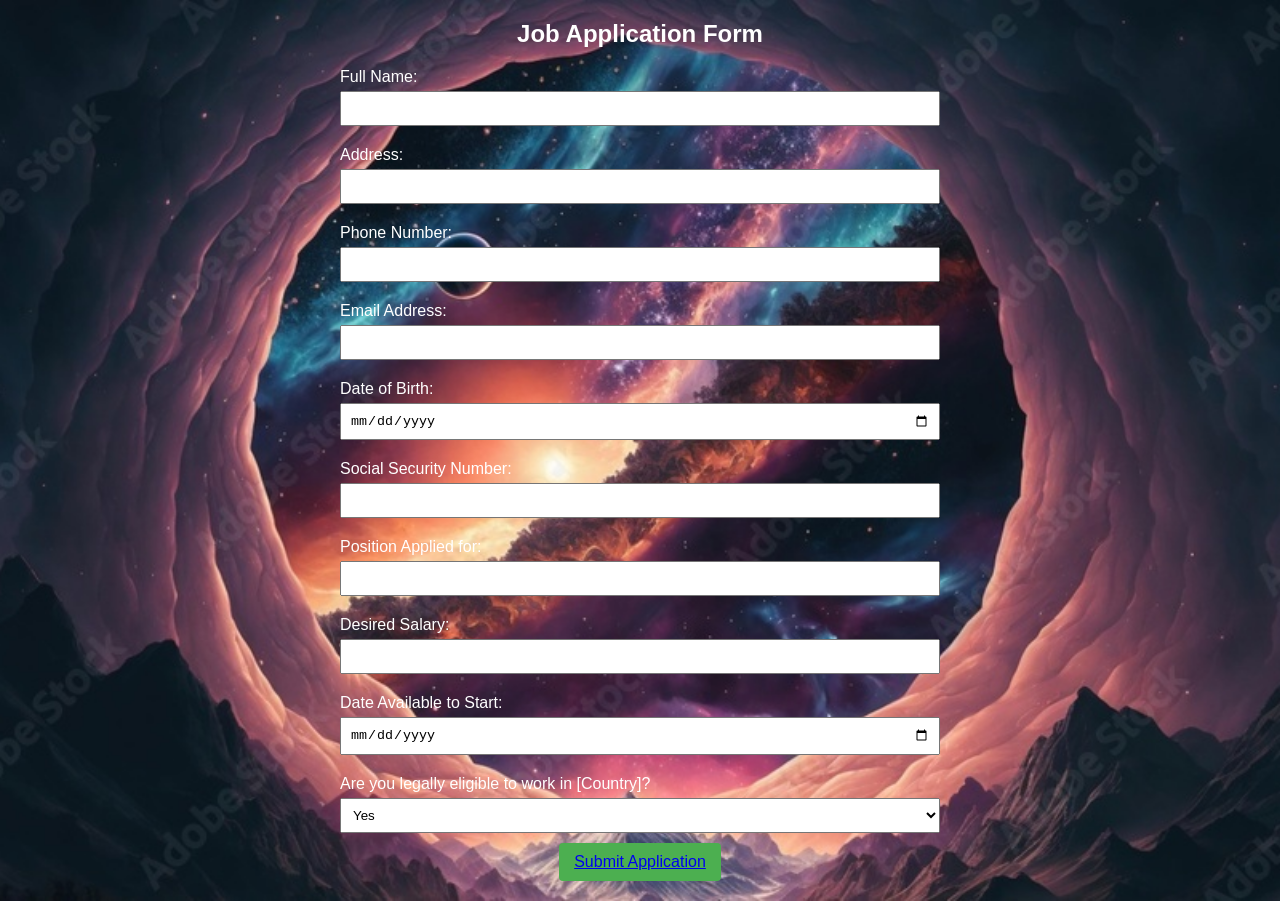
<file: New folder (2)/src/form3.html>
<!DOCTYPE html>
<html lang="en">
<head>
    <meta charset="UTF-8">
    <meta name="viewport" content="width=device-width, initial-scale=1.0">
    <title>Job Application Form</title>
    <style>
        body {
            font-family: Arial, sans-serif;
            background-image: url(../16w.jpg);
            background-position: center;
            background-size: cover;
            background-repeat: no-repeat;
            height: 100%;
            margin: 20px;
            
        }

        form {
            max-width: 600px;
            margin: auto;
            text-align: center;
            color: #ffffff;
        }

        label {
            display: block;
            margin-top: 10px;
            text-align: left;
        }

        input, select {
            width: 100%;
            padding: 8px;
            margin-top: 5px;
            margin-bottom: 10px;
            box-sizing: border-box;
        }

        button {
            background-color: #4CAF50;
            color: white;
            padding: 10px 15px;
            border: none;
            border-radius: 4px;
            cursor: pointer;
            font-size: 16px;
        }
    </style>
</head>
<body>

    <form action="#" method="post">
        <h2>Job Application Form</h2>

        <label for="fullName">Full Name:</label>
        <input type="text" id="fullName" name="fullName" required>

        <label for="address">Address:</label>
        <input type="text" id="address" name="address" required>

        <label for="phone">Phone Number:</label>
        <input type="tel" id="phone" name="phone" required>

        <label for="email">Email Address:</label>
        <input type="email" id="email" name="email" required>

        <label for="dob">Date of Birth:</label>
        <input type="date" id="dob" name="dob" required>

        <label for="ssn">Social Security Number:</label>
        <input type="text" id="ssn" name="ssn" required>

        <label for="position">Position Applied for:</label>
        <input type="text" id="position" name="position" required>

        <label for="salary">Desired Salary:</label>
        <input type="text" id="salary" name="salary">

        <label for="startDate">Date Available to Start:</label>
        <input type="date" id="startDate" name="startDate">

        <label for="eligibleToWork">Are you legally eligible to work in [Country]?</label>
        <select id="eligibleToWork" name="eligibleToWork">
            <option value="yes">Yes</option>
            <option value="no">No</option>
        </select>

        <!-- Additional sections and fields can be added as needed -->

        <button>
            <a href="website.html">Submit Application</a>
        </button>
    </form>

</body>
</html>
</file>
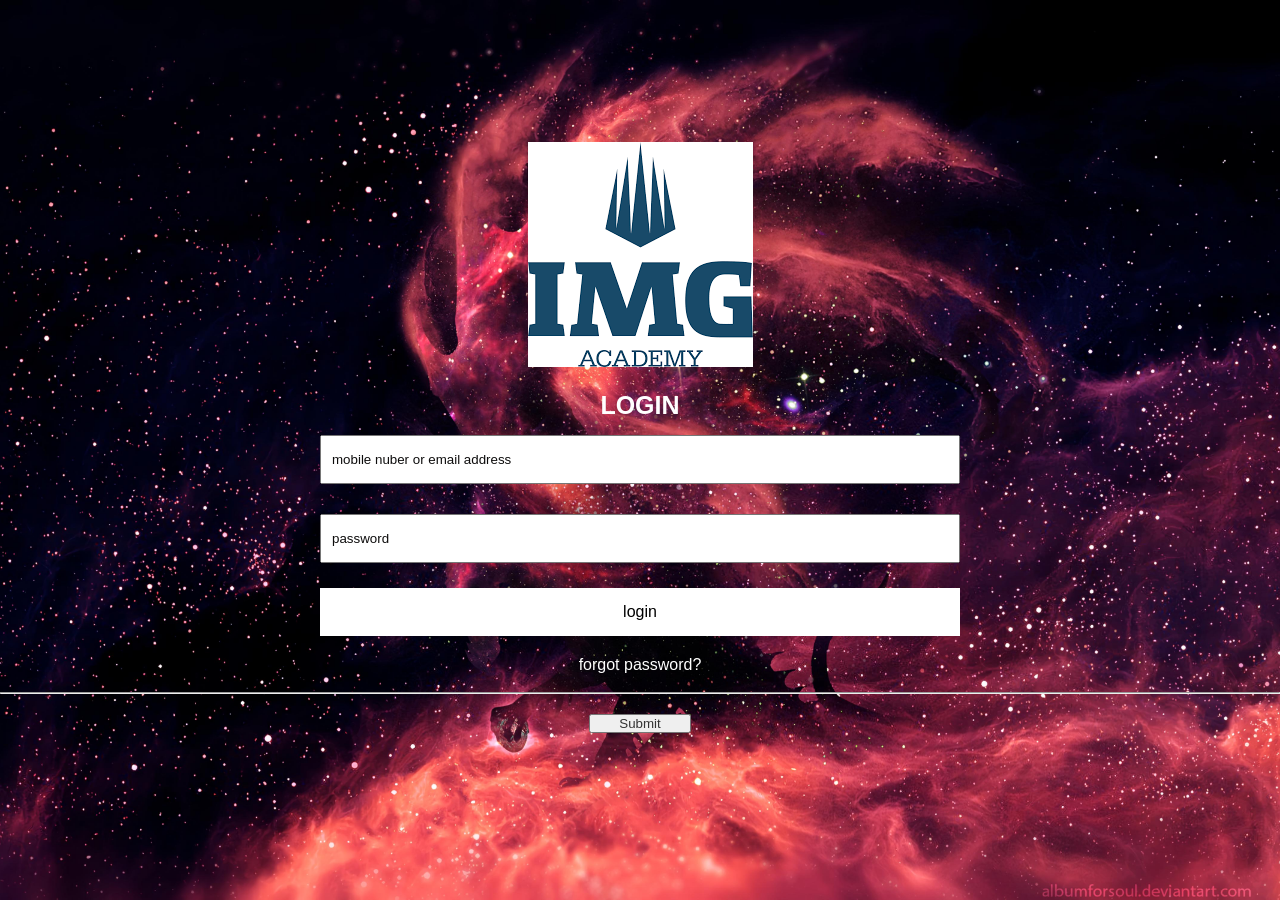
<file: New folder (2)/src/login.html>
<!DOCTYPE html>
<html lang="en">
<head>
    <meta charset="UTF-8">
    <meta name="viewport" content="width=device-width, initial-scale=1.0">
    <title>login</title>
</head>
<body>
    <style>
        *{
            margin: 0;
            padding: 0;
            box-sizing: border-box;
            font-family: sans-serif;
        }

        body {
            background-image: url(../19w.jpg );
            background-position: center;
            text-align: center;
            background-size: cover;
            background-attachment: fixed;
            background-repeat: no-repeat;
        }

        body {
            display: flex;
            flex-direction: column;
            position: relative;
            min-height: 100vh;
            justify-content: center;
            color: #333;
        }

        .wrapper {
            position: relative;
            width: 200px;
            padding: 20px;
            margin: 10px auto;
            border: none;
            outline: none;
            border-radius: 15xp;
            background: transparent;
            box-shadow: 0 0 10px 0 rgba(0, 0, 0, .2);
            backdrop-filter: blur(20px);
            border: 1px solid rgba(0, 255, 255, 255,.2);
            color: white;
        }

        .input-box input::placeholder {
            color: rgb(14, 13, 13);
        }

        .btn{
            width: 50%;
            border: none;
            outline: none;
            margin: 10px 0;
            padding: 15px;
            background: white;
            color: black;
            font-size: 16px;
            font-weight: 500;
            cursor: pointer;
        }

        .forgot {
            justify-content: right;
            margin: 10px 0 10px;
            text-align: center;
            margin-bottom: 25px;
        }

        .forgot a {
            text-decoration: none;
            color: #ffffff;
            font-weight: 500;
        }
        .register a {
            text-decoration: none;
            color: #333;
            font-weight: 500;
        }

        .forgot a hover {
            color: yellow;
        }

        .hr {
            margin-top: 30px;
            width: 50%;
        }

        .register {
            justify-content: center;
            margin: 10px 0 10px;
            text-align: center;
            margin-top: 20px;
        }

        .reg {
            width: 40%;
            margin: 5px 0;
            outline: none;
            border: none;
            border-radius: 8px;
            background: #e40404;
            color: white;
            font-size: 16px;
            font-weight: 300;
            cursor: pointer;
            padding: 15px;
        }
        
        .fd {
            width: 50px;
            margin: 80px;
            position: relative;
            margin-bottom: 5px;
        }

        h1{
            text-transform: uppercase;
            color: #ffffff;
            text-align: center;
            margin-top: 20px;
            font-size: 25px;
        }

        .input-box {
            position: relative;
        }

        .input-box input {
            width: 50%;
            margin: 15px 0;
            padding: 15px 10px;
            outline: none;
        }
    </style>
    <body>
        <div class="wraper">
            <div class="logo">
                <img src="[data-uri]" alt=""><h1>LOGIN</h1>
                <div class="input-box">
                    <input type="password" id="email"placeholder="mobile nuber or email address"required>
                </div>
                <div class="input-box">
                    <input type="password" id="password"placeholder="password"required>
                </div>
                <input type="submit" class="btn" value="login">
                <div class="forgot">
                    <a href="#">forgot password?</a><br><br>
                    <div>
                        <hr>
                        <div class="register">
                            <button style="width: 8%;"><a href="index.html">Submit</a></button>
                        </div>
                    </div>
                </div>
            </div>

        </div>
    </body>
    
</body>
</html>
</file>
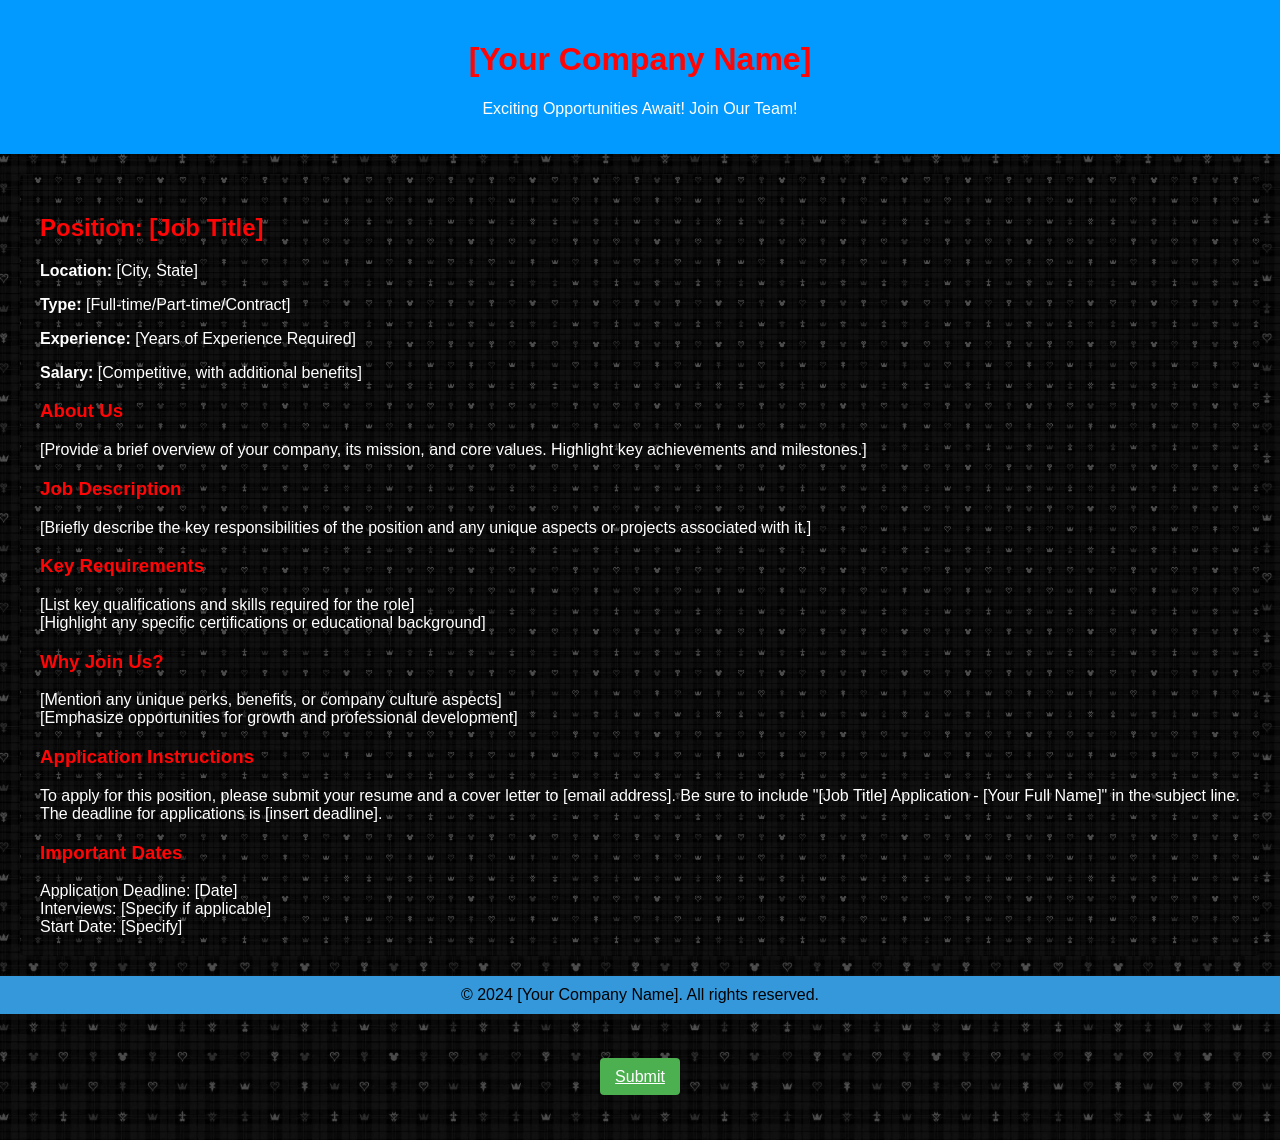
<file: New folder (2)/src/style.html>
<!DOCTYPE html>
<html lang="en">
<head>
    <meta charset="UTF-8">
    <meta name="viewport" content="width=device-width, initial-scale=1.0">
    <title>Recruitment Announcement</title>
    <style>
        body {
            font-family: 'Arial', sans-serif;
            margin: 0;
            padding: 0;
            background-color: #f4f4f4;
            color: #333;
            background-image: url(../5k.jpg);
            background-position: center;
            background-size: cover;
            background-repeat: no-repeat;
        }

        header {
            background-color: #039aff;
            color: #ffffff;
            padding: 20px;
            text-align: center;
        }

        section {
            margin: 20px;
            padding: 20px;
            background-color: white;
            color: #ffffff;
            border-radius: 5px;
            box-shadow: 0 0 5px rgba(0, 0, 0, 0.1);
            background-image: url(../5k.jpg);
            background-position: center;
            background-size: cover;
            background-repeat: no-repeat;
            height: 100%;
        }

        h1, h2, h3 {
            color: #ff0505;
        }

        ul {
            list-style-type: none;
            padding: 0;
            margin: 0;
        }

        img {
            max-width: 100%;
            height: auto;
            border-radius: 5px;
            margin-top: 20px;
        }

        footer {
            text-align: center;
            margin-top: 20px;
            padding: 10px;
            background-color: #3498db;
            color: rgb(0, 0, 0);
        }

        a {
            background-color: #4CAF50;
            color: white;
            padding: 10px 15px;
            border: none;
            border-radius: 4px;
            cursor: pointer;
            font-size: 16px;
        }
    </style>
</head>
<body>

    <header>
        <h1>[Your Company Name]</h1>
        <p>Exciting Opportunities Await! Join Our Team!</p>
    </header>

    <section>
        <!-- Replace "placeholder-image.jpg" with the actual path to your image file -->

        <h2>Position: [Job Title]</h2>
        <p><strong>Location:</strong> [City, State]</p>
        <p><strong>Type:</strong> [Full-time/Part-time/Contract]</p>
        <p><strong>Experience:</strong> [Years of Experience Required]</p>
        <p><strong>Salary:</strong> [Competitive, with additional benefits]</p>

        <h3>About Us</h3>
        <p>[Provide a brief overview of your company, its mission, and core values. Highlight key achievements and milestones.]</p>

        <h3>Job Description</h3>
        <p>[Briefly describe the key responsibilities of the position and any unique aspects or projects associated with it.]</p>

        <h3>Key Requirements</h3>
        <ul>
            <li>[List key qualifications and skills required for the role]</li>
            <li>[Highlight any specific certifications or educational background]</li>
        </ul>

        <h3>Why Join Us?</h3>
        <ul>
            <li>[Mention any unique perks, benefits, or company culture aspects]</li>
            <li>[Emphasize opportunities for growth and professional development]</li>
        </ul>

        <h3>Application Instructions</h3>
        <p>To apply for this position, please submit your resume and a cover letter to [email address]. Be sure to include "[Job Title] Application - [Your Full Name]" in the subject line. The deadline for applications is [insert deadline].</p>

        <h3>Important Dates</h3>
        <ul>
            <li>Application Deadline: [Date]</li>
            <li>Interviews: [Specify if applicable]</li>
            <li>Start Date: [Specify]</li>
        </ul>
    </section>

    <footer>
        &copy; 2024 [Your Company Name]. All rights reserved.
    </footer>
    <br><br><br>
    <div class="sraster" style="text-align: center;">
        <a href="login.html">Submit</a>
    </div><br><br><br>

</body>
</html>
</file>
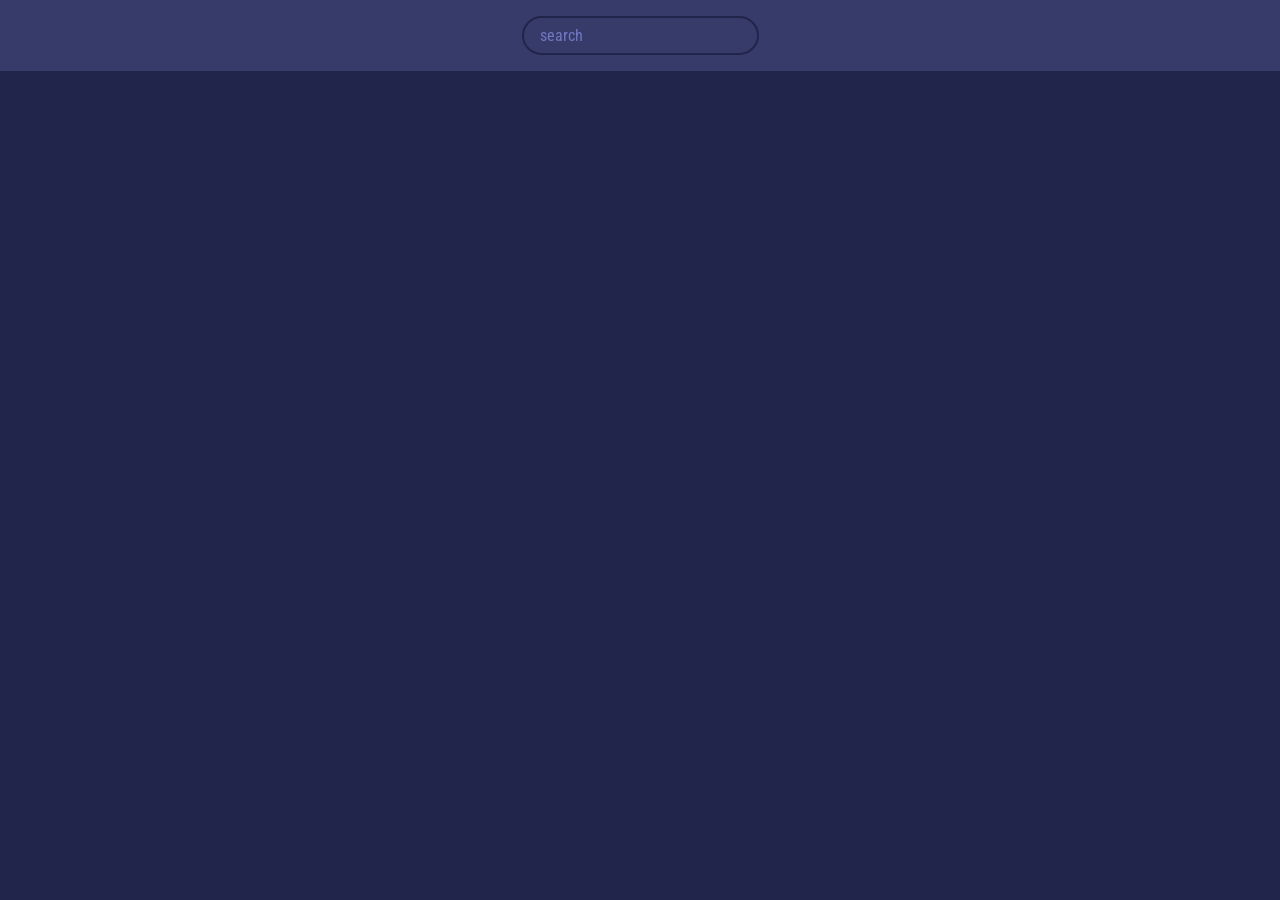
<file: New folder (2)/src/website.html>
<!DOCTYPE html>
<html lang="en">
<head>
    <meta charset="UTF-8">
    <meta name="viewport" content="width=device-width, initial-scale=1.0">
    <title>Movie List App</title>

    <link rel="stylesheet" href="website.css">
    <link rel="shortcut icon" type="image/png" href="../../assets/favicon.png">

    <link rel="stylesheet" href="https://cdnjs.cloudflare.com/ajax/libs/font-awesome/5.13.1/css/all.min.css"/>

</head>
<body>
    <header>
        <form id="form">
            <input type="text" class="search" id="search" placeholder="search">
        </form>
    </header>

    <main id="main"></main>

    <script src="script.js"></script>
</body>
</html>
</file>
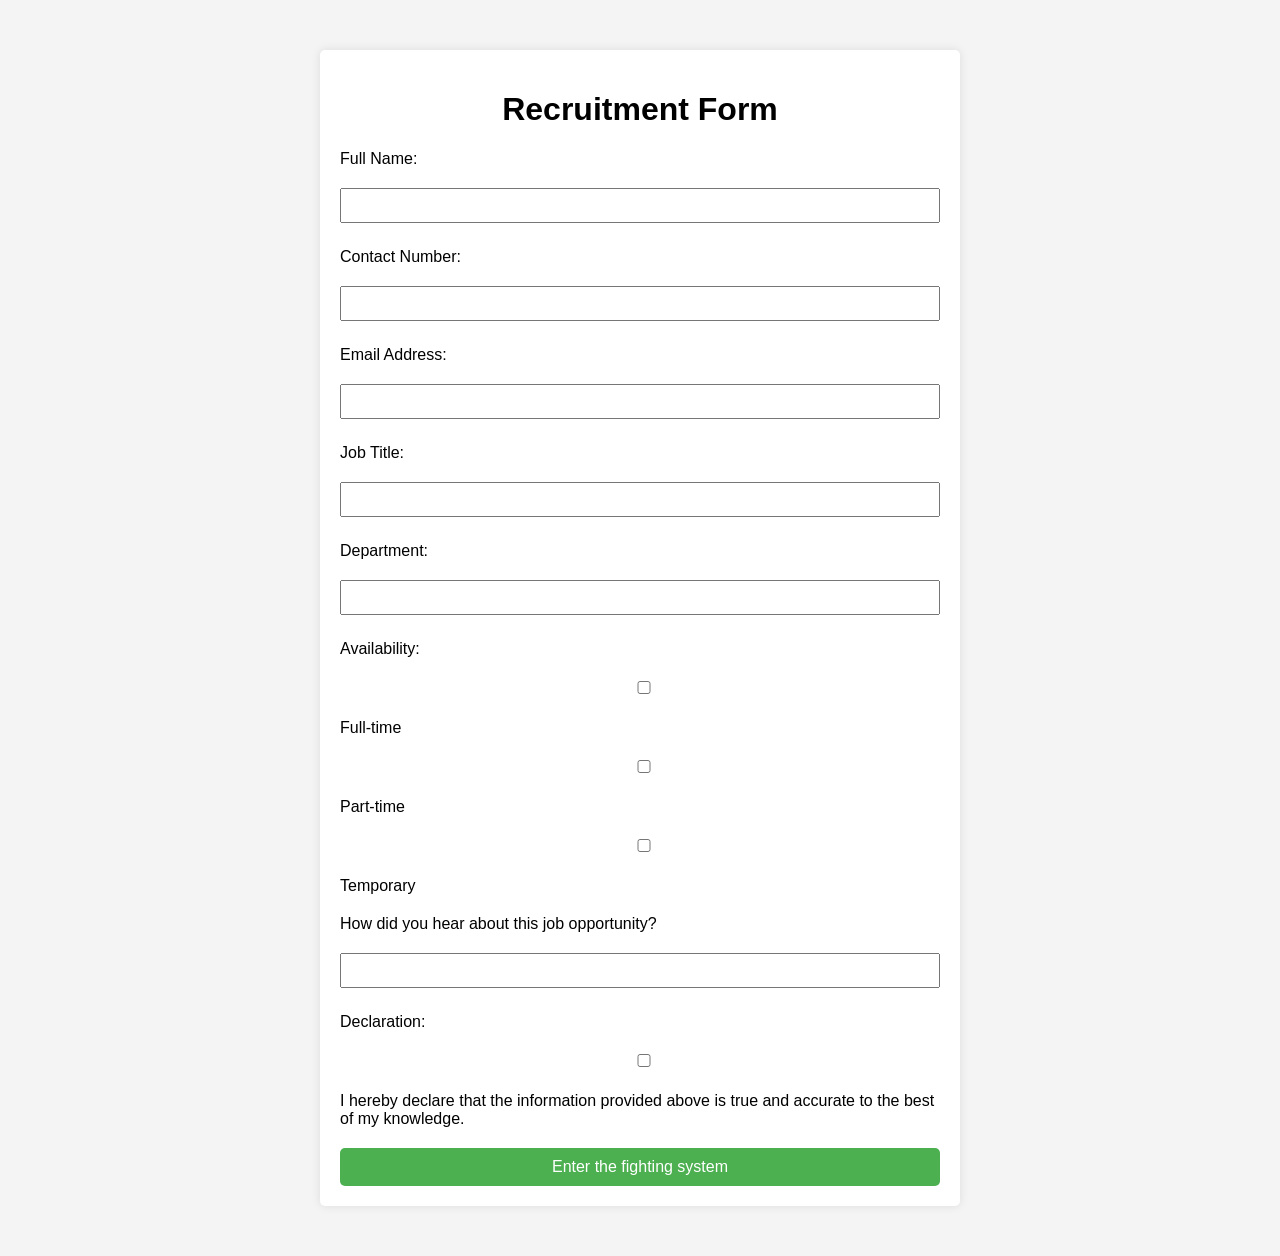
<file: New folder (2)/src/images.img/form.html>
<!DOCTYPE html>
<html lang="en">
<head>
    <meta charset="UTF-8">
    <meta name="viewport" content="width=device-width, initial-scale=1.0">
    <link rel="stylesheet" href="form.css">
    <title>Recruitment Form</title>
</head>
<body>
    <div class="container">
        <h1>Recruitment Form</h1>
        <form action="#" method="post">
            <!-- Personal Information -->
            <label for="fullName">Full Name:</label>
            <input type="text" id="fullName" name="fullName" required>

            <label for="contactNumber">Contact Number:</label>
            <input type="tel" id="contactNumber" name="contactNumber" required>

            <label for="email">Email Address:</label>
            <input type="email" id="email" name="email" required>

            <!-- Additional Fields... -->

            <!-- Position Applied For -->
            <label for="jobTitle">Job Title:</label>
            <input type="text" id="jobTitle" name="jobTitle" required>

            <label for="department">Department:</label>
            <input type="text" id="department" name="department" required>

            <!-- Educational Background -->
            <!-- Additional Fields... -->

            <!-- Professional Experience -->
            <!-- Additional Fields... -->

            <!-- Skills and Qualifications -->
            <!-- Additional Fields... -->

            <!-- Availability -->
            <label>Availability:</label>
            <input type="checkbox" id="fullTime" name="availability" value="fullTime">
            <label for="fullTime">Full-time</label>

            <input type="checkbox" id="partTime" name="availability" value="partTime">
            <label for="partTime">Part-time</label>

            <input type="checkbox" id="temporary" name="availability" value="temporary">
            <label for="temporary">Temporary</label>

            <!-- Cover Letter and Resume Upload -->
            <!-- Additional Fields... -->

            <!-- References -->
            <!-- Additional Fields... -->

            <!-- Additional Information -->
            <label for="howHeard">How did you hear about this job opportunity?</label>
            <input type="text" id="howHeard" name="howHeard">

            <!-- Declaration -->
            <label for="declaration">Declaration:</label>
            <input type="checkbox" id="declaration" name="declaration" required>
            <label for="declaration">I hereby declare that the information provided above is true and accurate to the best of my knowledge.</label>

            <!-- Submit Button -->
            <button type="submit">Enter the fighting system</button>
        </form>
    </div>
</body>
</html>
</file>
<file: New folder (2)/src/index.css>
/* Resetting default margin and padding for all elements */

body {
    text-align: center;
    background-image: url(../20w.jpg);
    background-repeat: no-repeat;
    background-size: cover;
    background-position: center;
    height: 100%;
}

* {
    margin: 0;
    padding: 0;
    box-sizing: border-box;

}

html [Attributes Style] {
    -webkit-locale: "en";
}

:root {
    view-transition-name: root;
}

html {
    display: block;
}

/* Styling the header */
header {
    background-color: #333;
    color: #fff;
    padding: 20px;
}
*li{
    list-style: none;
}
nav ul {
    list-style: none;
}

nav ul li {
    display: inline;
    margin: 20px;
}

nav ul li a {
    text-decoration: none;
    color: #fff;
}

/* Styling main sections */
main {
    padding: 20px;
    background-image: url(../20w.jpg);
    background-repeat: no-repeat;
    background-size: cover;
    background-position: center;
    height: 100%;
    color: #ffffff;
}

section {
    margin-bottom: 30px;
}

/* Styling the footer */
footer {
    text-align: center;
    background-color: #333;
    color: #fff;
    padding: 10px;
    position: fixed;
    bottom: 0;
    width: 100%;
}
</file>
<file: New folder (2)/src/website.css>
@import url("https://fonts.googleapis.com/css2?family=Roboto+Condensed:wght@300;400;700&display=swap");
:root {
  --primary-color: #22254b;
  --secondary-color: #373b69;
  --tartiary-color: #7378c5;
}

* {
  margin: 0;
  padding: 0;
  -webkit-box-sizing: border-box;
          box-sizing: border-box;
}

body {
  background-color: var(--primary-color);
  font-family: 'Roboto Condensed', sans-serif;
}

header {
  background-color: var(--secondary-color);
  padding: 1rem;
  display: -webkit-box;
  display: -ms-flexbox;
  display: flex;
  -webkit-box-pack: center;
      -ms-flex-pack: center;
          justify-content: center;
}

header .search {
  background-color: transparent;
  border: 2px solid var(--primary-color);
  border-radius: 50px;
  font-family: inherit;
  font-size: 1rem;
  padding: 0.5rem 1rem;
  color: #fff;
}

header .search::-webkit-input-placeholder {
  color: var(--tartiary-color);
}

header .search:-ms-input-placeholder {
  color: var(--tartiary-color);
}

header .search::-ms-input-placeholder {
  color: var(--tartiary-color);
}

header .search::placeholder {
  color: var(--tartiary-color);
}

header .search:focus {
  outline: none;
  background-color: var(--primary-color);
}

main {
  display: -webkit-box;
  display: -ms-flexbox;
  display: flex;
  -ms-flex-wrap: wrap;
      flex-wrap: wrap;
  -webkit-box-pack: center;
      -ms-flex-pack: center;
          justify-content: center;
}

main .movie {
  width: 300px;
  margin: 10px;
  background-color: var(--secondary-color);
  -webkit-box-shadow: 0 4px 5px rgba(0, 0, 0, 0.2);
          box-shadow: 0 4px 5px rgba(0, 0, 0, 0.2);
  position: relative;
  overflow: hidden;
  border-radius: 3px;
}

main .movie img {
  width: 100%;
}

main .movie .movie-info {
  color: #eee;
  display: -webkit-box;
  display: -ms-flexbox;
  display: flex;
  -webkit-box-align: center;
      -ms-flex-align: center;
          align-items: center;
  -webkit-box-pack: justify;
      -ms-flex-pack: justify;
          justify-content: space-between;
  padding: 0.5rem 1rem 1rem;
  letter-spacing: .5px;
}

main .movie .movie-info span {
  background-color: var(--primary-color);
  padding: 0.25em .5rem;
  font-weight: bold;
  border-radius: 3px;
}

main .movie .movie-info span.green {
  color: lightgreen;
}

main .movie .movie-info span.orange {
  color: orange;
}

main .movie .movie-info span.red {
  color: red;
}

main .movie .movie-info h3 {
  margin-top: 0;
}

main .movie .release_date {
  display: -webkit-box;
  display: -ms-flexbox;
  display: flex;
  -webkit-box-pack: end;
      -ms-flex-pack: end;
          justify-content: flex-end;
  padding: 0 1rem 1rem;
  color: #fff;
}

main .movie .release_date span {
  padding-left: 5px;
  font-weight: bold;
}

main .movie .genre {
  display: -webkit-box;
  display: -ms-flexbox;
  display: flex;
  padding: 0 1rem 1rem;
  color: #fff;
}

main .movie .genre h4 {
  margin-right: 10px;
}

main .movie .genre ul {
  list-style: none;
  display: -ms-grid;
  display: grid;
  -ms-grid-columns: (1fr)[3];
      grid-template-columns: repeat(3, 1fr);
  gap: 8px;
}

main .movie .genre ul li {
  background: var(--primary-color);
  padding: 4px 10px;
  border-radius: 50px;
  text-align: center;
}

main .movie .overview {
  background-color: #fff;
  padding: 2rem;
  position: absolute;
  left: 0;
  right: 0;
  bottom: 0;
  max-width: 100%;
  -webkit-transform: translateY(101%);
          transform: translateY(101%);
  -webkit-transition: -webkit-transform .5s;
  transition: -webkit-transform .5s;
  transition: transform .5s;
  transition: transform .5s, -webkit-transform .5s;
}

main .movie:hover .overview {
  -webkit-transform: translateY(0%);
          transform: translateY(0%);
}
</file>
<file: New folder (2)/src/images.img/form.css>
body {
    font-family: 'Arial', sans-serif;
    background-color: #f4f4f4;
    margin: 0;
}

.container {
    max-width: 600px;
    margin: 50px auto;
    padding: 20px;
    background-color: #fff;
    border-radius: 5px;
    box-shadow: 0 0 10px rgba(0, 0, 0, 0.1);
}

h1 {
    text-align: center;
}

form {
    display: grid;
    grid-gap: 15px;
}

label {
    display: block;
    margin-bottom: 5px;
}

input {
    width: 100%;
    padding: 8px;
    box-sizing: border-box;
    margin-bottom: 10px;
}

button {
    background-color: #4caf50;
    color: #fff;
    padding: 10px;
    border: none;
    border-radius: 5px;
    cursor: pointer;
    font-size: 16px;
}

button:hover {
    background-color: #45a049;
}
</file>
